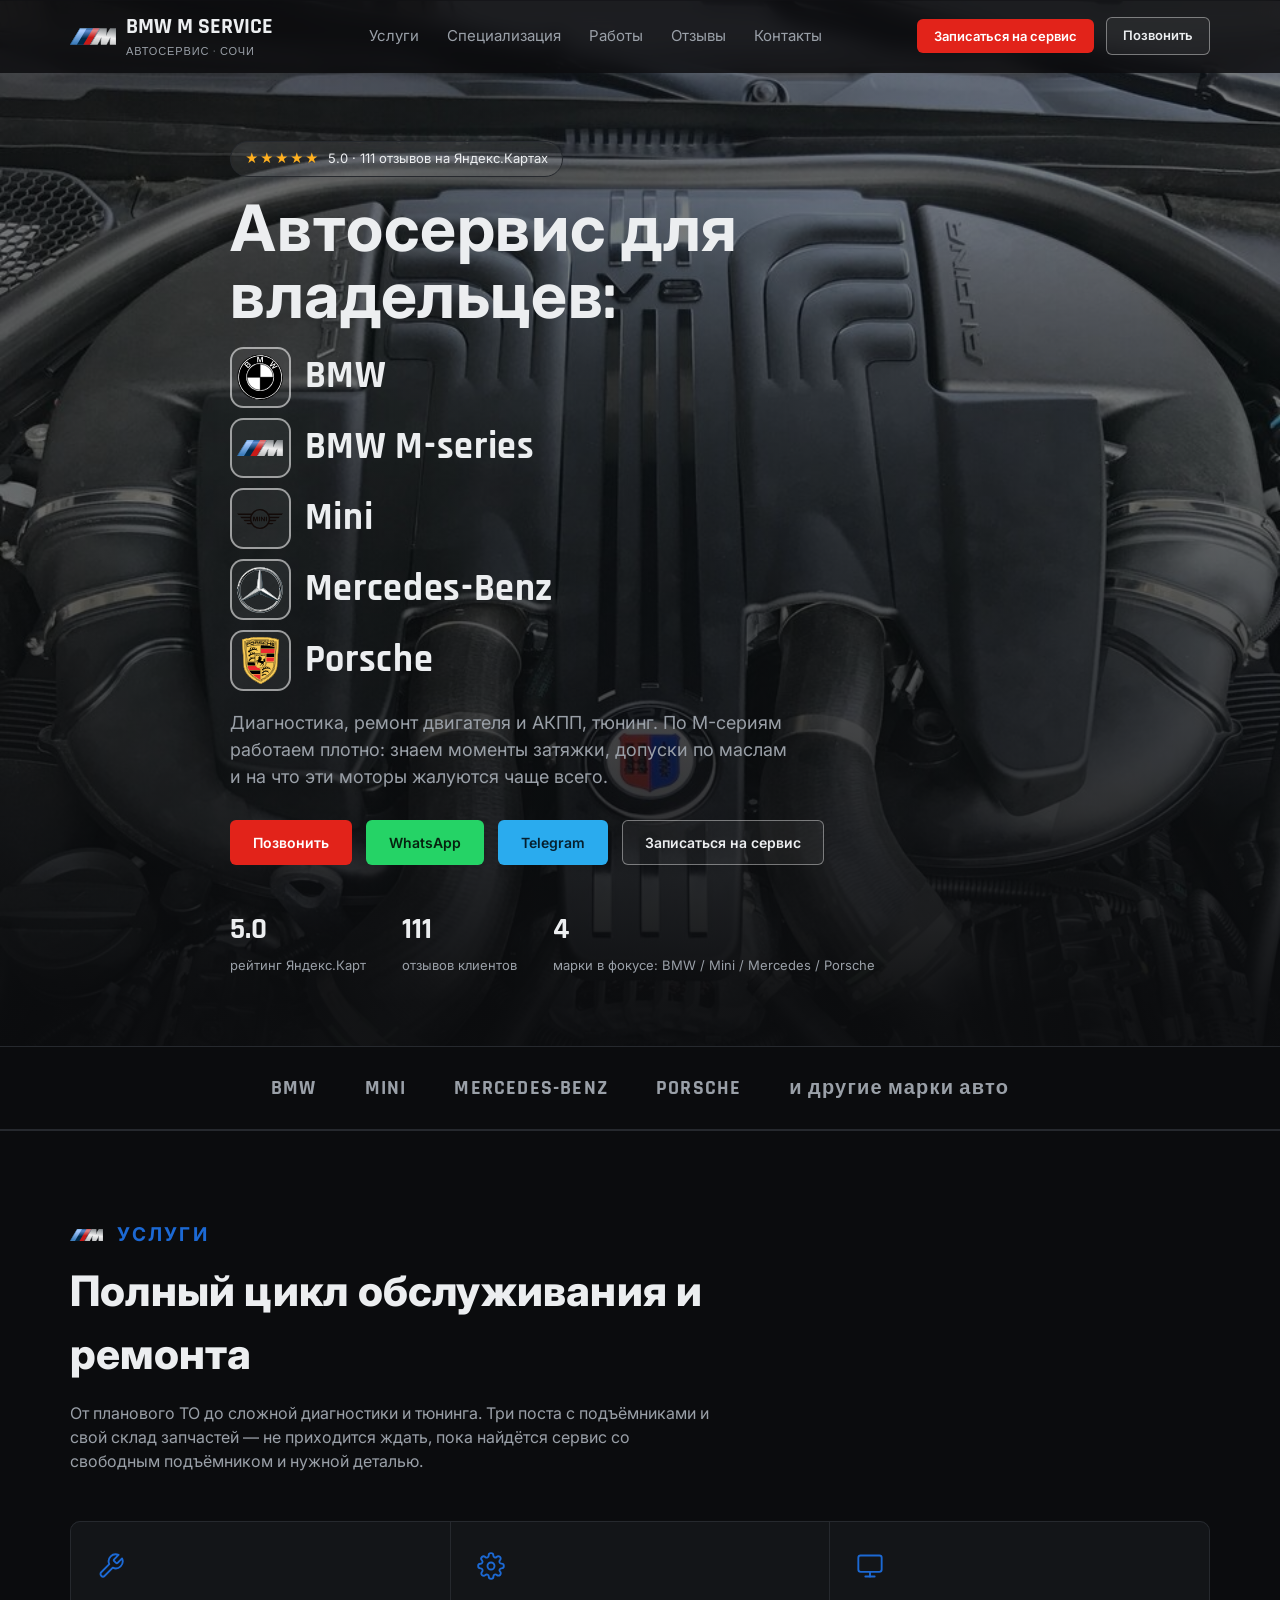
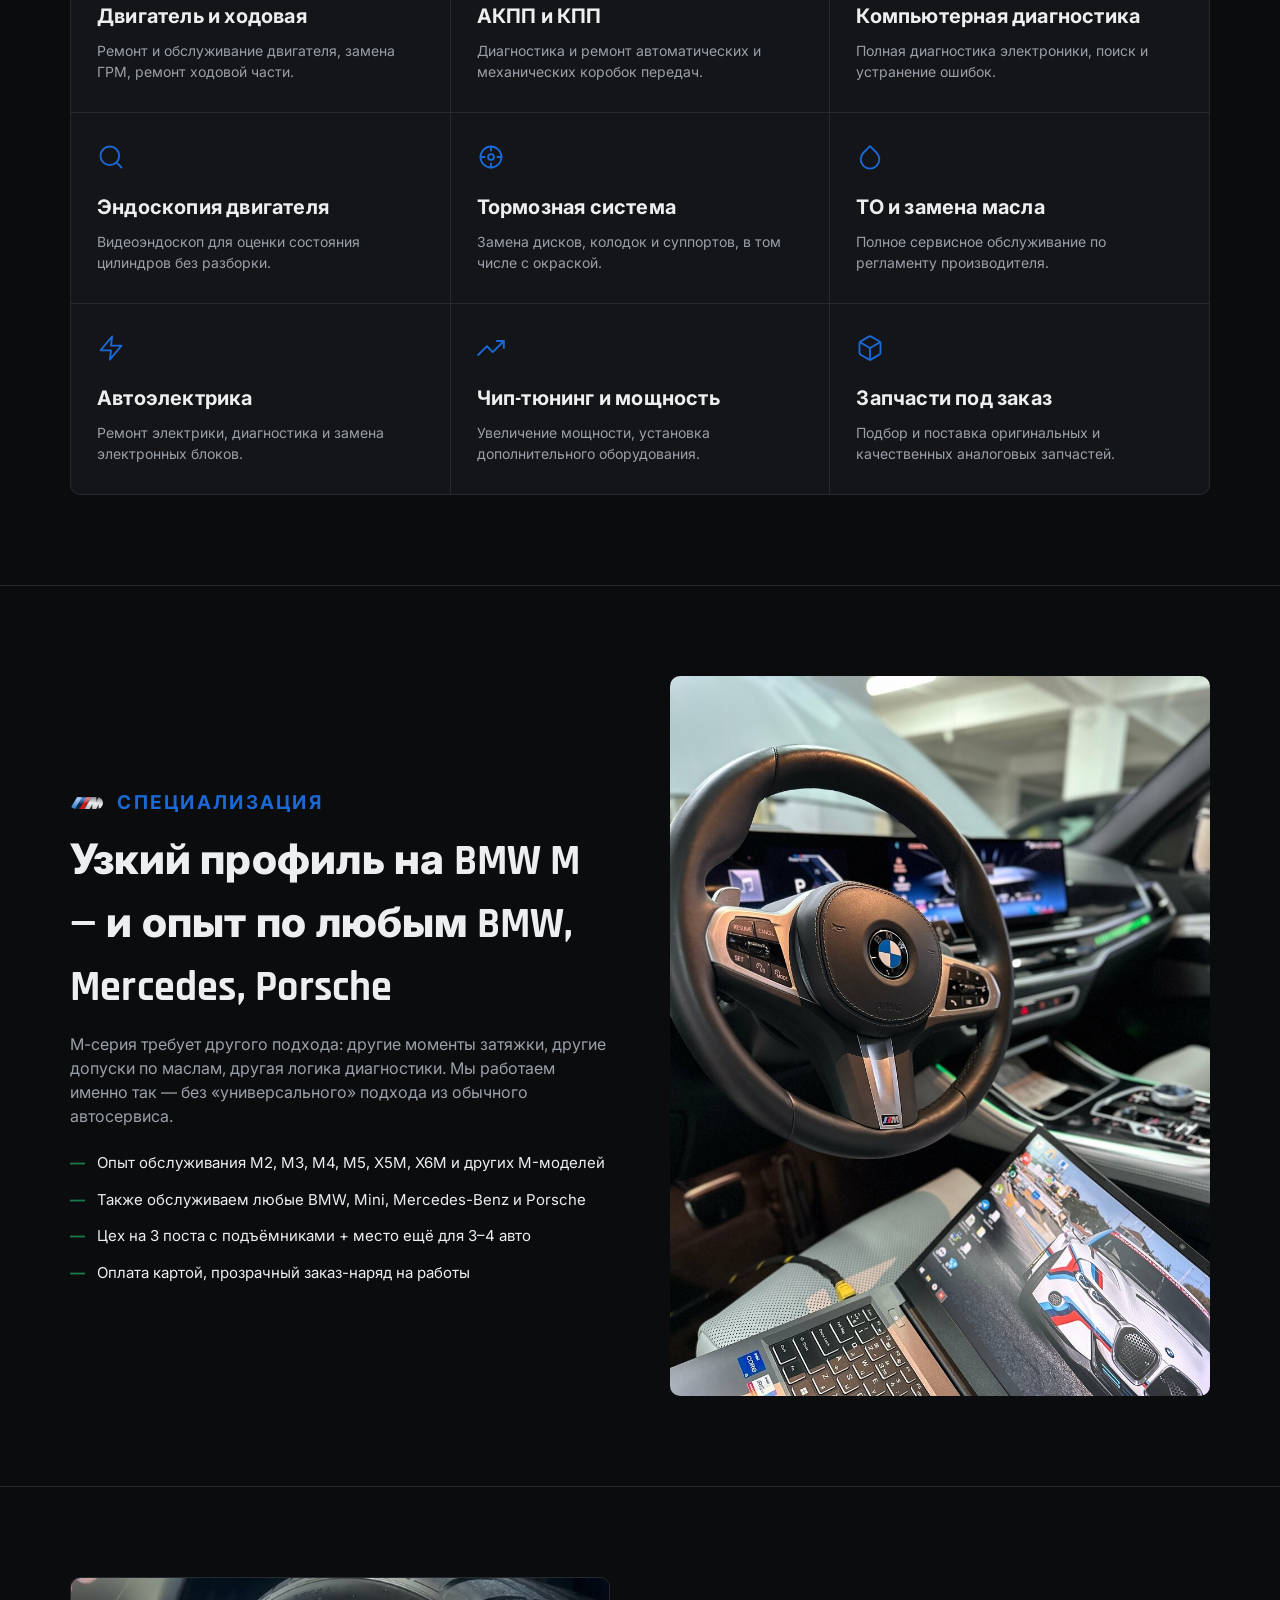
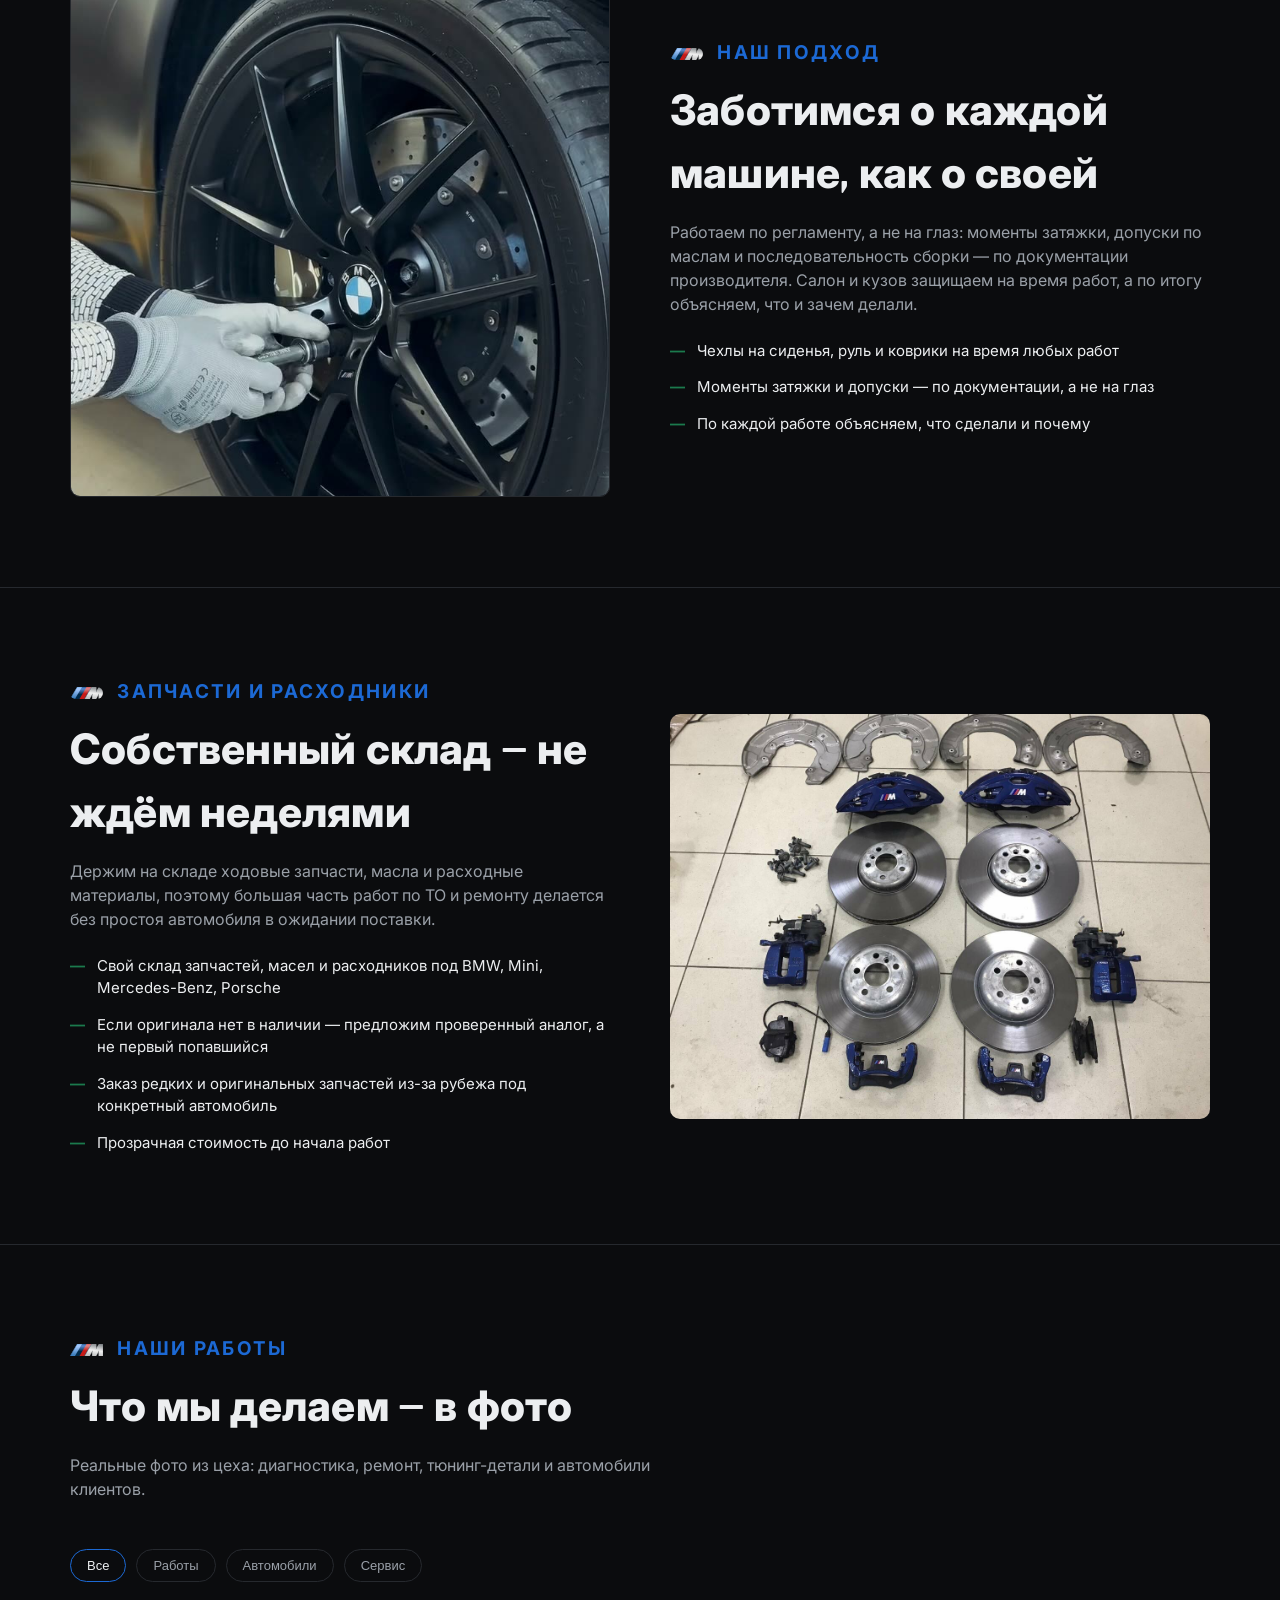
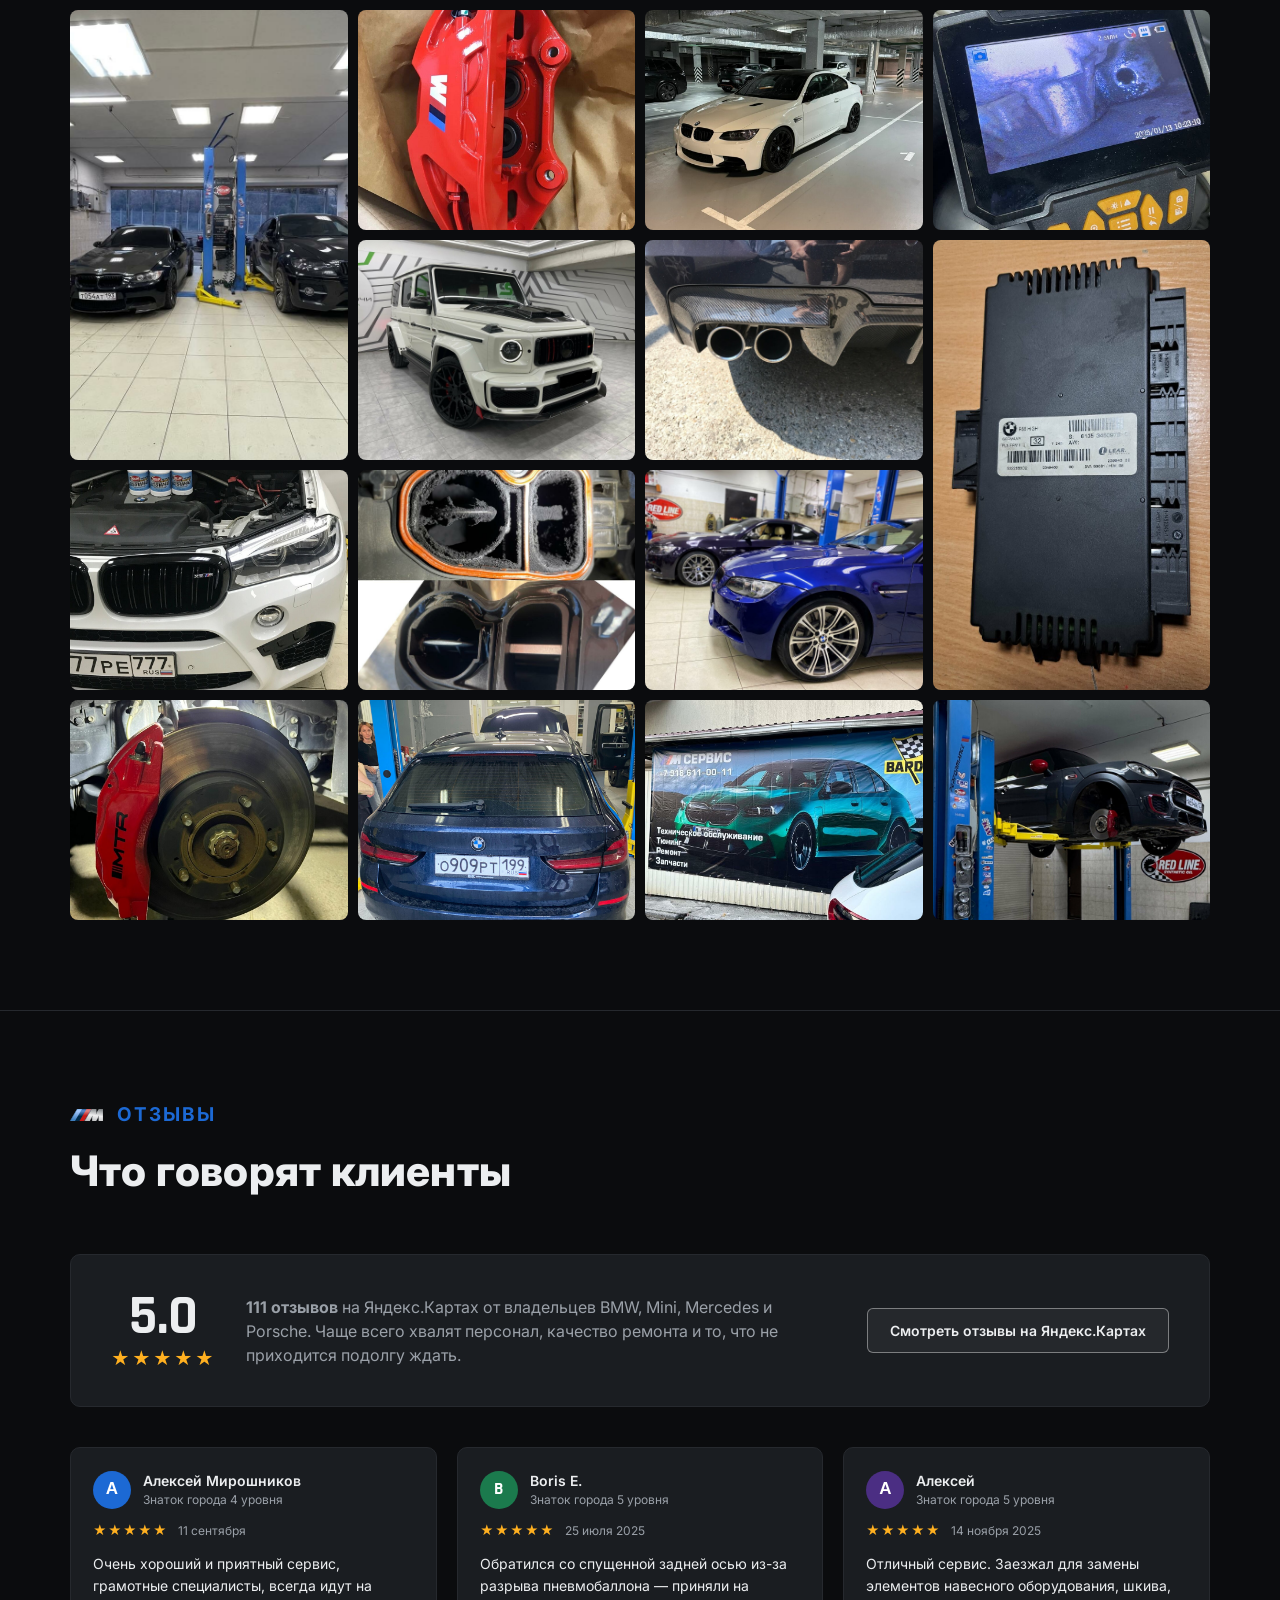
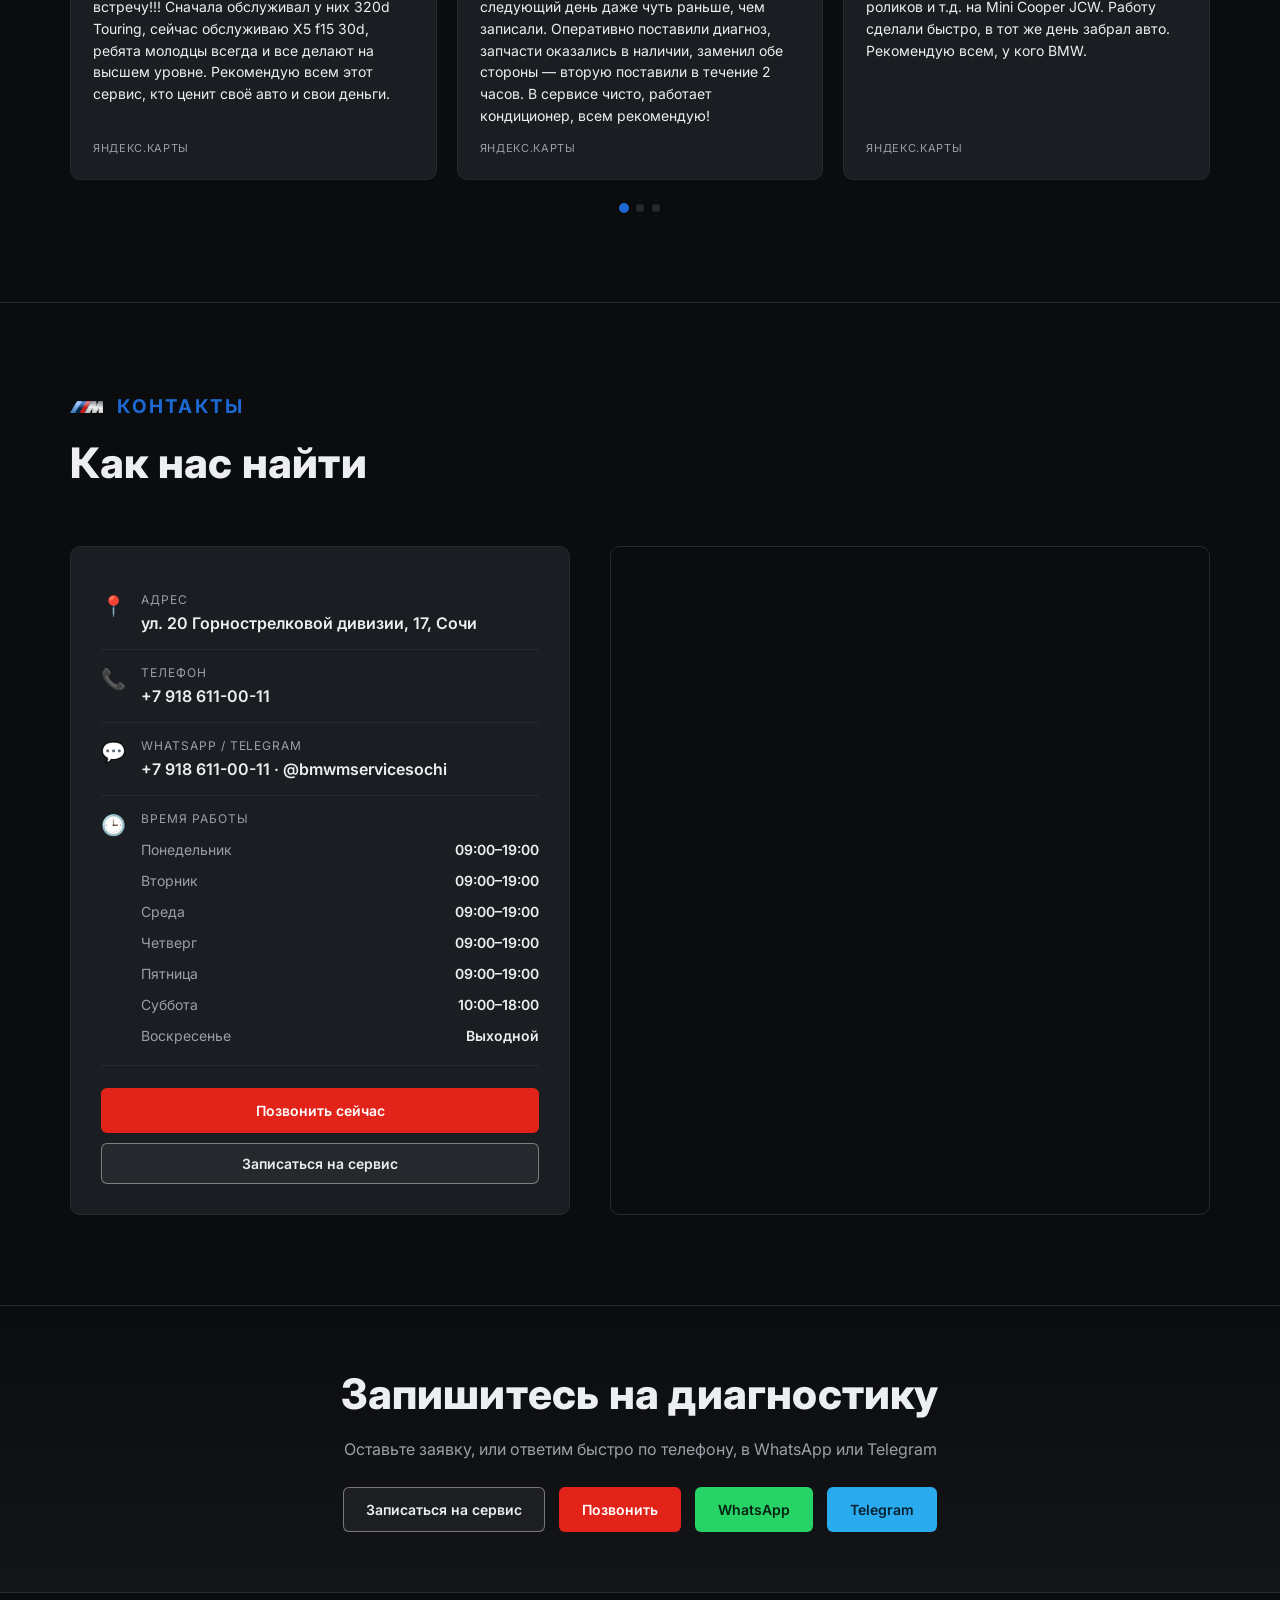
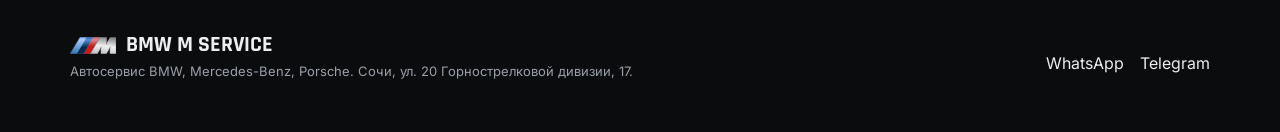
<file: index.html>
<!doctype html>
<html lang="ru">
<head>
<meta charset="UTF-8">
<meta name="viewport" content="width=device-width, initial-scale=1">
<title>BMW M Service — автосервис BMW, Mercedes, Porsche в Сочи</title>
<meta name="description" content="BMW M Service — специализированный автосервис в Сочи: диагностика, ремонт двигателя и АКПП, тюнинг и обслуживание BMW (упор на M-серии), Mercedes-Benz, Porsche. Рейтинг 5.0, 111 отзывов на Яндекс.Картах. Ул. 20 Горнострелковой дивизии, 17.">
<meta name="keywords" content="автосервис BMW Сочи, ремонт БМВ Сочи, СТО BMW Сочи, диагностика BMW Сочи, ремонт Mercedes Сочи, BMW M сервис, автотехцентр Сочи">
<link rel="canonical" href="https://mservice-sochi.ru/">

<meta property="og:type" content="business.business">
<meta property="og:title" content="BMW M Service — автосервис BMW, Mercedes, Porsche в Сочи">
<meta property="og:description" content="Диагностика, ремонт и тюнинг BMW (упор на M-серии), Mercedes-Benz, Porsche. Рейтинг 5.0, 111 отзывов. Сочи, ул. 20 Горнострелковой дивизии, 17.">
<meta property="og:image" content="https://mservice-sochi.ru/assets/img/og-cover.jpg">
<meta property="og:image:width" content="1200">
<meta property="og:image:height" content="630">
<meta property="og:url" content="https://mservice-sochi.ru/">
<meta property="og:locale" content="ru_RU">
<meta property="og:site_name" content="BMW M Service">
<meta name="twitter:card" content="summary_large_image">
<meta name="twitter:title" content="BMW M Service — автосервис BMW, Mercedes, Porsche в Сочи">
<meta name="twitter:description" content="Диагностика, ремонт и тюнинг BMW (упор на M-серии), Mercedes-Benz, Porsche. Рейтинг 5.0, 111 отзывов.">
<meta name="twitter:image" content="https://mservice-sochi.ru/assets/img/og-cover.jpg">

<link rel="icon" type="image/svg+xml" href="assets/img/favicon.svg">

<link rel="preconnect" href="https://fonts.googleapis.com">
<link rel="preconnect" href="https://fonts.gstatic.com" crossorigin>
<link href="https://fonts.googleapis.com/css2?family=Inter:wght@400;500;600;700&family=Rajdhani:wght@600;700&display=swap" rel="stylesheet">
<link rel="stylesheet" href="css/style.css">

<script type="application/ld+json">
{
  "@context": "https://schema.org",
  "@type": "AutoRepair",
  "name": "БМВ М сервис",
  "alternateName": "BMW M Service",
  "image": "https://mservice-sochi.ru/assets/img/hero-engine.jpg",
  "telephone": "+79186110011",
  "priceRange": "$$",
  "address": {
    "@type": "PostalAddress",
    "streetAddress": "ул. 20 Горнострелковой дивизии, 17",
    "addressLocality": "Сочи",
    "addressRegion": "Краснодарский край",
    "addressCountry": "RU"
  },
  "geo": {
    "@type": "GeoCoordinates",
    "latitude": 43.568844,
    "longitude": 39.754118
  },
  "url": "https://mservice-sochi.ru/",
  "sameAs": [
    "https://t.me/bmwmservicesochi"
  ],
  "aggregateRating": {
    "@type": "AggregateRating",
    "ratingValue": "5.0",
    "reviewCount": "111"
  },
  "openingHoursSpecification": [
    { "@type": "OpeningHoursSpecification", "dayOfWeek": ["Monday","Tuesday","Wednesday","Thursday","Friday"], "opens": "09:00", "closes": "19:00" },
    { "@type": "OpeningHoursSpecification", "dayOfWeek": "Saturday", "opens": "10:00", "closes": "18:00" }
  ]
}
</script>
</head>
<body>

<header class="site-header" id="siteHeader">
  <div class="container">
    <a href="#top" class="logo">
      <span class="m-stripe"><span></span><span></span><span></span></span>
      <span>BMW M SERVICE<small>АВТОСЕРВИС · СОЧИ</small><small class="logo-rating"><span class="stars">★★★★★</span> 5.0 · 111 отзывов</small></span>
    </a>
    <nav class="nav-links">
      <a href="#services">Услуги</a>
      <a href="#specialization">Специализация</a>
      <a href="#gallery">Работы</a>
      <a href="#reviews">Отзывы</a>
      <a href="#contacts">Контакты</a>
    </nav>
    <div class="header-actions">
      <button type="button" class="btn btn-primary btn-sm header-request js-open-request">Записаться на сервис</button>
      <a href="tel:+79186110011" class="btn btn-outline btn-sm phone-link">Позвонить</a>
      <a href="tel:+79186110011" class="btn btn-primary btn-sm header-call">Позвонить</a>
      <button class="burger" id="burgerBtn" aria-label="Меню">☰</button>
    </div>
  </div>
</header>

<div class="mobile-menu" id="mobileMenu">
  <a href="#services">Услуги</a>
  <a href="#specialization">Специализация</a>
  <a href="#gallery">Работы</a>
  <a href="#reviews">Отзывы</a>
  <a href="#contacts">Контакты</a>
  <a href="tel:+79186110011" class="btn btn-primary">Позвонить: +7 918 611-00-11</a>
</div>

<div id="top"></div>
<section class="hero">
  <div class="hero-bg"></div>
  <div class="container hero-content">
    <div class="hero-badge"><span class="stars">★★★★★</span> 5.0 · 111 отзывов на Яндекс.Картах</div>
    <h1 class="brand-list">
      <span class="lead-line">Автосервис для владельцев:</span>
      <span class="brand-row accent-row">
        <span class="brand-icon"><img src="assets/img/brands/bmw.svg" alt="BMW"></span>
        BMW
      </span>
      <span class="brand-row accent-row">
        <span class="brand-icon"><img src="assets/img/brands/bmw-m.svg" alt="BMW M"></span>
        BMW M-series
      </span>
      <span class="brand-row">
        <span class="brand-icon"><img src="assets/img/brands/mini.svg" alt="Mini"></span>
        Mini
      </span>
      <span class="brand-row">
        <span class="brand-icon"><img src="assets/img/brands/mercedes.svg" alt="Mercedes-Benz"></span>
        Mercedes-Benz
      </span>
      <span class="brand-row">
        <span class="brand-icon"><img src="assets/img/brands/porsche.svg" alt="Porsche"></span>
        Porsche
      </span>
    </h1>
    <p class="lead">Диагностика, ремонт двигателя и АКПП, тюнинг. По M-сериям работаем плотно: знаем моменты затяжки, допуски по маслам и на что эти моторы жалуются чаще всего.</p>
    <div class="hero-actions">
      <a href="tel:+79186110011" class="btn btn-primary">Позвонить</a>
      <a href="https://wa.me/79186110011" class="btn btn-wa" target="_blank" rel="noopener">WhatsApp</a>
      <a href="https://t.me/bmwmservicesochi" class="btn btn-tg" target="_blank" rel="noopener">Telegram</a>
      <button type="button" class="btn btn-outline js-open-request">Записаться на сервис</button>
    </div>
    <div class="hero-stats">
      <div><strong>5.0</strong><span>рейтинг Яндекс.Карт</span></div>
      <div><strong>111</strong><span>отзывов клиентов</span></div>
      <div><strong>4</strong><span>марки в фокусе: BMW / Mini / Mercedes / Porsche</span></div>
    </div>
  </div>
</section>

<div class="brands-strip">
  <div class="container">
    <span>BMW</span>
    <span>MINI</span>
    <span>MERCEDES-BENZ</span>
    <span>PORSCHE</span>
    <span>и другие марки авто</span>
  </div>
</div>

<section id="services">
  <div class="container">
    <div class="section-head">
      <div class="eyebrow-row"><img class="eyebrow-icon" src="assets/img/brands/bmw-m.svg" alt=""><span class="eyebrow">Услуги</span></div>
      <h2>Полный цикл обслуживания и ремонта</h2>
      <p>От планового ТО до сложной диагностики и тюнинга. Три поста с подъёмниками и свой склад запчастей — не приходится ждать, пока найдётся сервис со свободным подъёмником и нужной деталью.</p>
    </div>
    <div class="services-grid">
      <div class="service-card"><span class="icon"><svg viewBox="0 0 24 24" fill="none" stroke="currentColor" stroke-width="1.6" stroke-linecap="round" stroke-linejoin="round"><path d="M14.7 6.3a1 1 0 0 0 0 1.4l1.6 1.6a1 1 0 0 0 1.4 0l3.77-3.77a6 6 0 0 1-7.94 7.94l-6.91 6.91a2.12 2.12 0 0 1-3-3l6.91-6.91a6 6 0 0 1 7.94-7.94z"/></svg></span><h3>Двигатель и ходовая</h3><p>Ремонт и обслуживание двигателя, замена ГРМ, ремонт ходовой части.</p></div>
      <div class="service-card"><span class="icon"><svg viewBox="0 0 24 24" fill="none" stroke="currentColor" stroke-width="1.6" stroke-linecap="round" stroke-linejoin="round"><circle cx="12" cy="12" r="3"/><path d="M19.4 15a1.65 1.65 0 0 0 .33 1.82l.06.06a2 2 0 1 1-2.83 2.83l-.06-.06a1.65 1.65 0 0 0-1.82-.33 1.65 1.65 0 0 0-1 1.51V21a2 2 0 0 1-4 0v-.09A1.65 1.65 0 0 0 9 19.4a1.65 1.65 0 0 0-1.82.33l-.06.06a2 2 0 1 1-2.83-2.83l.06-.06a1.65 1.65 0 0 0 .33-1.82 1.65 1.65 0 0 0-1.51-1H3a2 2 0 0 1 0-4h.09A1.65 1.65 0 0 0 4.6 9a1.65 1.65 0 0 0-.33-1.82l-.06-.06a2 2 0 1 1 2.83-2.83l.06.06a1.65 1.65 0 0 0 1.82.33H9a1.65 1.65 0 0 0 1-1.51V3a2 2 0 0 1 4 0v.09a1.65 1.65 0 0 0 1 1.51 1.65 1.65 0 0 0 1.82-.33l.06-.06a2 2 0 1 1 2.83 2.83l-.06.06a1.65 1.65 0 0 0-.33 1.82V9a1.65 1.65 0 0 0 1.51 1H21a2 2 0 0 1 0 4h-.09a1.65 1.65 0 0 0-1.51 1z"/></svg></span><h3>АКПП и КПП</h3><p>Диагностика и ремонт автоматических и механических коробок передач.</p></div>
      <div class="service-card"><span class="icon"><svg viewBox="0 0 24 24" fill="none" stroke="currentColor" stroke-width="1.6" stroke-linecap="round" stroke-linejoin="round"><rect x="2" y="3" width="20" height="14" rx="2"/><line x1="8" y1="21" x2="16" y2="21"/><line x1="12" y1="17" x2="12" y2="21"/></svg></span><h3>Компьютерная диагностика</h3><p>Полная диагностика электроники, поиск и устранение ошибок.</p></div>
      <div class="service-card"><span class="icon"><svg viewBox="0 0 24 24" fill="none" stroke="currentColor" stroke-width="1.6" stroke-linecap="round" stroke-linejoin="round"><circle cx="11" cy="11" r="8"/><line x1="21" y1="21" x2="16.65" y2="16.65"/></svg></span><h3>Эндоскопия двигателя</h3><p>Видеоэндоскоп для оценки состояния цилиндров без разборки.</p></div>
      <div class="service-card"><span class="icon"><svg viewBox="0 0 24 24" fill="none" stroke="currentColor" stroke-width="1.6" stroke-linecap="round" stroke-linejoin="round"><circle cx="12" cy="12" r="9"/><circle cx="12" cy="12" r="2.5"/><line x1="12" y1="3" x2="12" y2="6.5"/><line x1="12" y1="17.5" x2="12" y2="21"/><line x1="3" y1="12" x2="6.5" y2="12"/><line x1="17.5" y1="12" x2="21" y2="12"/></svg></span><h3>Тормозная система</h3><p>Замена дисков, колодок и суппортов, в том числе с окраской.</p></div>
      <div class="service-card"><span class="icon"><svg viewBox="0 0 24 24" fill="none" stroke="currentColor" stroke-width="1.6" stroke-linecap="round" stroke-linejoin="round"><path d="M12 2.69l5.66 5.66a8 8 0 1 1-11.31 0z"/></svg></span><h3>ТО и замена масла</h3><p>Полное сервисное обслуживание по регламенту производителя.</p></div>
      <div class="service-card"><span class="icon"><svg viewBox="0 0 24 24" fill="none" stroke="currentColor" stroke-width="1.6" stroke-linecap="round" stroke-linejoin="round"><polygon points="13 2 3 14 12 14 11 22 21 10 12 10 13 2"/></svg></span><h3>Автоэлектрика</h3><p>Ремонт электрики, диагностика и замена электронных блоков.</p></div>
      <div class="service-card"><span class="icon"><svg viewBox="0 0 24 24" fill="none" stroke="currentColor" stroke-width="1.6" stroke-linecap="round" stroke-linejoin="round"><polyline points="23 6 13.5 15.5 8.5 10.5 1 18"/><polyline points="17 6 23 6 23 12"/></svg></span><h3>Чип-тюнинг и мощность</h3><p>Увеличение мощности, установка дополнительного оборудования.</p></div>
      <div class="service-card"><span class="icon"><svg viewBox="0 0 24 24" fill="none" stroke="currentColor" stroke-width="1.6" stroke-linecap="round" stroke-linejoin="round"><path d="M21 16V8a2 2 0 0 0-1-1.73l-7-4a2 2 0 0 0-2 0l-7 4A2 2 0 0 0 3 8v8a2 2 0 0 0 1 1.73l7 4a2 2 0 0 0 2 0l7-4A2 2 0 0 0 21 16z"/><polyline points="3.27 6.96 12 12.01 20.73 6.96"/><line x1="12" y1="22.08" x2="12" y2="12"/></svg></span><h3>Запчасти под заказ</h3><p>Подбор и поставка оригинальных и качественных аналоговых запчастей.</p></div>
    </div>
  </div>
</section>

<section id="specialization">
  <div class="container">
    <div class="split">
      <div>
        <div class="eyebrow-row"><img class="eyebrow-icon" src="assets/img/brands/bmw-m.svg" alt=""><span class="eyebrow">Специализация</span></div>
        <h2>Узкий профиль на BMW M — и опыт по любым BMW, Mercedes, Porsche</h2>
        <p>М-серия требует другого подхода: другие моменты затяжки, другие допуски по маслам, другая логика диагностики. Мы работаем именно так — без «универсального» подхода из обычного автосервиса.</p>
        <ul class="feature-list">
          <li>Опыт обслуживания M2, M3, M4, M5, X5M, X6M и других M-моделей</li>
          <li>Также обслуживаем любые BMW, Mini, Mercedes-Benz и Porsche</li>
          <li>Цех на 3 поста с подъёмниками + место ещё для 3–4 авто</li>
          <li>Оплата картой, прозрачный заказ-наряд на работы</li>
        </ul>
      </div>
      <img src="assets/img/work-wheel.jpg" alt="Руль BMW M на диагностике в сервисе БМВ М сервис Сочи">
    </div>
  </div>
</section>

<section id="care">
  <div class="container">
    <div class="split split-img-left">
      <div>
        <div class="eyebrow-row"><img class="eyebrow-icon" src="assets/img/brands/bmw-m.svg" alt=""><span class="eyebrow">Наш подход</span></div>
        <h2>Заботимся о каждой машине, как о своей</h2>
        <p>Работаем по регламенту, а не на глаз: моменты затяжки, допуски по маслам и последовательность сборки — по документации производителя. Салон и кузов защищаем на время работ, а по итогу объясняем, что и зачем делали.</p>
        <ul class="feature-list">
          <li>Чехлы на сиденья, руль и коврики на время любых работ</li>
          <li>Моменты затяжки и допуски — по документации, а не на глаз</li>
          <li>По каждой работе объясняем, что сделали и почему</li>
        </ul>
      </div>
      <video class="care-video" src="assets/video/care.mp4" poster="assets/img/care-poster.jpg" autoplay muted loop playsinline></video>
    </div>
  </div>
</section>

<section id="parts">
  <div class="container">
    <div class="split">
      <div>
        <div class="eyebrow-row"><img class="eyebrow-icon" src="assets/img/brands/bmw-m.svg" alt=""><span class="eyebrow">Запчасти и расходники</span></div>
        <h2>Собственный склад — не ждём неделями</h2>
        <p>Держим на складе ходовые запчасти, масла и расходные материалы, поэтому большая часть работ по ТО и ремонту делается без простоя автомобиля в ожидании поставки.</p>
        <ul class="feature-list">
          <li>Свой склад запчастей, масел и расходников под BMW, Mini, Mercedes-Benz, Porsche</li>
          <li>Если оригинала нет в наличии — предложим проверенный аналог, а не первый попавшийся</li>
          <li>Заказ редких и оригинальных запчастей из-за рубежа под конкретный автомобиль</li>
          <li>Прозрачная стоимость до начала работ</li>
        </ul>
      </div>
      <img src="assets/img/parts-stock.jpg" alt="Собственный склад запчастей, суппортов и дисков БМВ М сервис Сочи">
    </div>
  </div>
</section>

<section id="gallery">
  <div class="container">
    <div class="section-head">
      <div class="eyebrow-row"><img class="eyebrow-icon" src="assets/img/brands/bmw-m.svg" alt=""><span class="eyebrow">Наши работы</span></div>
      <h2>Что мы делаем — в фото</h2>
      <p>Реальные фото из цеха: диагностика, ремонт, тюнинг-детали и автомобили клиентов.</p>
    </div>
    <div class="gallery-tabs">
      <button class="active" data-filter="all">Все</button>
      <button data-filter="work">Работы</button>
      <button data-filter="car">Автомобили</button>
      <button data-filter="loc">Сервис</button>
    </div>
    <div class="gallery-grid" id="galleryGrid">
      <figure class="tall" data-cat="loc"><img src="assets/img/hero-bay.jpg" alt="Цех автосервиса БМВ М сервис с подъёмниками, Сочи"></figure>
      <figure data-cat="work"><img src="assets/img/work-caliper-red.jpg" alt="Покрашенный тормозной суппорт M на BMW"></figure>
      <figure data-cat="car"><img src="assets/img/car-m3.jpg" alt="BMW M3 после обслуживания в сервисе Сочи"></figure>
      <figure data-cat="work"><img src="assets/img/work-endoscope.jpg" alt="Эндоскопия двигателя BMW, диагностика цилиндров"></figure>
      <figure data-cat="car"><img src="assets/img/car-g63-white.jpg" alt="Mercedes-Benz G63 AMG на обслуживании"></figure>
      <figure data-cat="work"><img src="assets/img/work-diffuser.jpg" alt="Карбоновый диффузор с выхлопной системой BMW"></figure>
      <figure class="tall" data-cat="work"><img src="assets/img/work-ecu.jpg" alt="Блок управления ЭБУ BMW на диагностике"></figure>
      <figure data-cat="car"><img src="assets/img/car-x5m.jpg" alt="BMW X5M / X6M в автосервисе Сочи"></figure>
      <figure data-cat="work"><img src="assets/img/work-intake.jpg" alt="Чистка впускного коллектора от нагара, до и после"></figure>
      <figure data-cat="car"><img src="assets/img/car-3series.jpg" alt="BMW 3-series после тюнинга"></figure>
      <figure data-cat="work"><img src="assets/img/work-caliper-disc.jpg" alt="Тормозной диск и суппорт BMW крупным планом"></figure>
      <figure data-cat="car"><img src="assets/img/car-touring.jpg" alt="BMW Touring на подъёмнике в сервисе"></figure>
      <figure data-cat="loc"><img src="assets/img/loc-signage.jpg" alt="Вывеска автосервиса БМВ М сервис в Сочи"></figure>
      <figure data-cat="loc"><img src="assets/img/loc-bay.jpg" alt="Чистый бокс автосервиса с подъёмниками"></figure>
    </div>
  </div>
</section>

<section id="reviews">
  <div class="container">
    <div class="section-head">
      <div class="eyebrow-row"><img class="eyebrow-icon" src="assets/img/brands/bmw-m.svg" alt=""><span class="eyebrow">Отзывы</span></div>
      <h2>Что говорят клиенты</h2>
    </div>
    <div class="reviews-banner">
      <div class="reviews-score">
        <strong>5.0</strong>
        <div class="stars">★★★★★</div>
      </div>
      <div class="rb-text">
        <p><strong>111 отзывов</strong> на Яндекс.Картах от владельцев BMW, Mini, Mercedes и Porsche. Чаще всего хвалят персонал, качество ремонта и то, что не приходится подолгу ждать.</p>
      </div>
      <a href="https://yandex.ru/maps/239/sochi/?ll=39.754223%2C43.569083&mode=poi&poi%5Bpoint%5D=39.754118%2C43.568844&poi%5Buri%5D=ymapsbm1%3A%2F%2Forg%3Foid%3D9945798683&z=20" target="_blank" rel="noopener" class="btn btn-outline">Смотреть отзывы на Яндекс.Картах</a>
    </div>

    <div class="review-carousel" id="reviewCarousel">
      <div class="review-slides">
        <div class="review-page active">
          <article class="review-card">
            <div class="review-head">
              <div class="review-avatar" style="background:var(--accent-blue)">А</div>
              <div><div class="review-name">Алексей Мирошников</div><div class="review-level">Знаток города 4 уровня</div></div>
            </div>
            <div class="review-meta"><span class="review-stars">★★★★★</span><span class="review-date">11 сентября</span></div>
            <p class="review-text">Очень хороший и приятный сервис, грамотные специалисты, всегда идут на встречу!!! Сначала обслуживал у них 320d Touring, сейчас обслуживаю X5 f15 30d, ребята молодцы всегда и все делают на высшем уровне. Рекомендую всем этот сервис, кто ценит своё авто и свои деньги.</p>
            <div class="review-source">Яндекс.Карты</div>
          </article>
          <article class="review-card">
            <div class="review-head">
              <div class="review-avatar" style="background:var(--accent-green)">B</div>
              <div><div class="review-name">Boris E.</div><div class="review-level">Знаток города 5 уровня</div></div>
            </div>
            <div class="review-meta"><span class="review-stars">★★★★★</span><span class="review-date">25 июля 2025</span></div>
            <p class="review-text">Обратился со спущенной задней осью из-за разрыва пневмобаллона — приняли на следующий день даже чуть раньше, чем записали. Оперативно поставили диагноз, запчасти оказались в наличии, заменил обе стороны — вторую поставили в течение 2 часов. В сервисе чисто, работает кондиционер, всем рекомендую!</p>
            <div class="review-source">Яндекс.Карты</div>
          </article>
          <article class="review-card">
            <div class="review-head">
              <div class="review-avatar" style="background:var(--m-purple)">А</div>
              <div><div class="review-name">Алексей</div><div class="review-level">Знаток города 5 уровня</div></div>
            </div>
            <div class="review-meta"><span class="review-stars">★★★★★</span><span class="review-date">14 ноября 2025</span></div>
            <p class="review-text">Отличный сервис. Заезжал для замены элементов навесного оборудования, шкива, роликов и т.д. на Mini Cooper JCW. Работу сделали быстро, в тот же день забрал авто. Рекомендую всем, у кого BMW.</p>
            <div class="review-source">Яндекс.Карты</div>
          </article>
        </div>
        <div class="review-page">
          <article class="review-card">
            <div class="review-head">
              <div class="review-avatar" style="background:var(--accent)">А</div>
              <div><div class="review-name">Александр Смольянников</div><div class="review-level">Знаток города 2 уровня</div></div>
            </div>
            <div class="review-meta"><span class="review-stars">★★★★★</span><span class="review-date">24 мая 2025</span></div>
            <p class="review-text">Самый профессиональный сервис нашего города по обслуживанию BMW. Удобное месторасположение. Грамотные специалисты. Возможность заказать любые запчасти и даже тюнинг!!!</p>
            <div class="review-source">Яндекс.Карты</div>
          </article>
          <article class="review-card">
            <div class="review-head">
              <div class="review-avatar" style="background:var(--accent-blue)">Е</div>
              <div><div class="review-name">Егор М.</div><div class="review-level">Знаток города 4 уровня</div></div>
            </div>
            <div class="review-meta"><span class="review-stars">★★★★★</span><span class="review-date">7 марта 2024</span></div>
            <p class="review-text">Машина в один день превратилась в недвижимость, да ещё и стояла так, что эвакуатором не достать. Позвонил в сервис — ребята прислали электрика, за час нашли проблему, сделали времянку, чтобы доехать до сервиса. Там уже всё исправили и собрали как надо. На следующее утро машина была готова! Большое спасибо вам!</p>
            <div class="review-source">Яндекс.Карты</div>
          </article>
          <article class="review-card">
            <div class="review-head">
              <div class="review-avatar" style="background:var(--accent-green)">В</div>
              <div><div class="review-name">Влад Миров</div><div class="review-level">Знаток города 19 уровня</div></div>
            </div>
            <div class="review-meta"><span class="review-stars">★★★★★</span><span class="review-date">28 октября 2021</span></div>
            <p class="review-text">Наверное, лучший сервис в Сочи по обслуживанию авто премиум класса. Персонал профессиональный, слаженная дружная команда. Цены ниже официалов. Иногда тяжело записаться, но всегда идут навстречу…</p>
            <div class="review-source">Яндекс.Карты</div>
          </article>
        </div>
        <div class="review-page">
          <article class="review-card">
            <div class="review-head">
              <div class="review-avatar" style="background:var(--m-purple)">И</div>
              <div><div class="review-name">Инкогнито 8376</div><div class="review-level">Знаток города 4 уровня</div></div>
            </div>
            <div class="review-meta"><span class="review-stars">★★★★★</span><span class="review-date">26 октября 2024</span></div>
            <p class="review-text">Отличный сервис, профессионализм и мастерство. Предварительно общался в WhatsApp, внимательно отнеслись к моей просьбе — в короткие сроки нашли нужный блок по электрике для Mini Cooper. Внёс предоплату (часть), через неделю приехал на установку — прописали, всё работает. Большое спасибо!</p>
            <div class="review-source">Яндекс.Карты</div>
          </article>
          <article class="review-card">
            <div class="review-head">
              <div class="review-avatar" style="background:var(--accent-blue)">Н</div>
              <div><div class="review-name">Никита Малена</div><div class="review-level">Знаток города 3 уровня</div></div>
            </div>
            <div class="review-meta"><span class="review-stars">★★★★★</span><span class="review-date">29 ноября 2024</span></div>
            <p class="review-text">Все машины делаю в этом сервисе — всегда чисто, красиво, механики на высшем уровне, никаких вопросов не бывает. Делают всё отлично и быстро, всегда угостят кофе и поддержат дружескую беседу. Рекомендую!</p>
            <div class="review-source">Яндекс.Карты</div>
          </article>
          <article class="review-card">
            <div class="review-head">
              <div class="review-avatar" style="background:var(--accent-green)">Е</div>
              <div><div class="review-name">Екатерина Жаринова</div><div class="review-level">Знаток города 9 уровня</div></div>
            </div>
            <div class="review-meta"><span class="review-stars">★★★★★</span><span class="review-date">9 февраля 2025</span></div>
            <p class="review-text">Отличный автосервис, всегда всё чётко по качеству и прозрачно по срокам. Добросовестные ребята — как себе делают, лишнего никогда не порекомендуют.</p>
            <div class="review-source">Яндекс.Карты</div>
          </article>
        </div>
      </div>
      <div class="review-dots" id="reviewDots"></div>
    </div>
  </div>
</section>

<section id="contacts">
  <div class="container">
    <div class="section-head">
      <div class="eyebrow-row"><img class="eyebrow-icon" src="assets/img/brands/bmw-m.svg" alt=""><span class="eyebrow">Контакты</span></div>
      <h2>Как нас найти</h2>
    </div>
    <div class="contacts-grid">
      <div class="contact-card">
        <div class="contact-row">
          <span class="ic">📍</span>
          <div><div class="lbl">Адрес</div><div class="val"><a id="addressLink" href="https://yandex.ru/maps/239/sochi/?ll=39.754223%2C43.569083&mode=poi&poi%5Bpoint%5D=39.754118%2C43.568844&poi%5Buri%5D=ymapsbm1%3A%2F%2Forg%3Foid%3D9945798683&z=20" target="_blank" rel="noopener">ул. 20 Горнострелковой дивизии, 17, Сочи</a></div></div>
        </div>
        <div class="contact-row">
          <span class="ic">📞</span>
          <div><div class="lbl">Телефон</div><div class="val"><a href="tel:+79186110011">+7 918 611-00-11</a></div></div>
        </div>
        <div class="contact-row">
          <span class="ic">💬</span>
          <div><div class="lbl">WhatsApp / Telegram</div><div class="val"><a href="https://wa.me/79186110011" target="_blank" rel="noopener">+7 918 611-00-11</a> · <a href="https://t.me/bmwmservicesochi" target="_blank" rel="noopener">@bmwmservicesochi</a></div></div>
        </div>
        <div class="contact-row">
          <span class="ic">🕒</span>
          <div style="width:100%">
            <div class="lbl">Время работы</div>
            <table class="hours-table">
              <tr><td>Понедельник</td><td>09:00–19:00</td></tr>
              <tr><td>Вторник</td><td>09:00–19:00</td></tr>
              <tr><td>Среда</td><td>09:00–19:00</td></tr>
              <tr><td>Четверг</td><td>09:00–19:00</td></tr>
              <tr><td>Пятница</td><td>09:00–19:00</td></tr>
              <tr><td>Суббота</td><td>10:00–18:00</td></tr>
              <tr><td>Воскресенье</td><td>Выходной</td></tr>
            </table>
          </div>
        </div>
        <a href="tel:+79186110011" class="btn btn-primary" style="width:100%;margin-top:22px;">Позвонить сейчас</a>
        <button type="button" class="btn btn-outline js-open-request" style="width:100%;margin-top:10px;">Записаться на сервис</button>
      </div>
      <div class="map-wrap">
        <iframe src="https://yandex.ru/map-widget/v1/?ll=39.754118%2C43.568844&z=17&pt=39.754118,43.568844,pm2rdl" allowfullscreen title="БМВ М сервис на карте Сочи"></iframe>
      </div>
    </div>
  </div>
</section>

<div class="cta-band">
  <div class="container">
    <h2>Запишитесь на диагностику</h2>
    <p>Оставьте заявку, или ответим быстро по телефону, в WhatsApp или Telegram</p>
    <div class="btn-row">
      <button type="button" class="btn btn-outline js-open-request">Записаться на сервис</button>
      <a href="tel:+79186110011" class="btn btn-primary">Позвонить</a>
      <a href="https://wa.me/79186110011" class="btn btn-wa" target="_blank" rel="noopener">WhatsApp</a>
      <a href="https://t.me/bmwmservicesochi" class="btn btn-tg" target="_blank" rel="noopener">Telegram</a>
    </div>
  </div>
</div>

<footer>
  <div class="container footer-row">
    <div>
      <div class="logo"><span class="m-stripe"><span></span><span></span><span></span></span><span>BMW M SERVICE</span></div>
      <p class="fine">Автосервис BMW, Mercedes-Benz, Porsche. Сочи, ул. 20 Горнострелковой дивизии, 17.</p>
    </div>
    <div class="footer-socials">
      <a href="https://wa.me/79186110011" target="_blank" rel="noopener">WhatsApp</a>
      <a href="https://t.me/bmwmservicesochi" target="_blank" rel="noopener">Telegram</a>
    </div>
  </div>
</footer>

<div class="modal-overlay" id="requestModal" hidden>
  <div class="modal-box">
    <button type="button" class="modal-close" id="modalClose" aria-label="Закрыть">✕</button>
    <form id="requestForm">
      <h3>Записаться на сервис</h3>
      <p class="modal-sub">Оставьте контакты — свяжемся в удобном для вас мессенджере.</p>
      <label class="field">
        <span>Имя</span>
        <input type="text" name="name" required placeholder="Как к вам обращаться">
      </label>
      <label class="field">
        <span>Телефон</span>
        <input type="tel" name="phone" required placeholder="+7 900 000-00-00">
      </label>
      <label class="field">
        <span>Что нужно сделать (необязательно)</span>
        <input type="text" name="comment" placeholder="Например: диагностика, замена масла">
      </label>
      <div class="field-radio-row">
        <span>Куда ответить</span>
        <div class="radio-group">
          <label><input type="radio" name="channel" value="whatsapp" checked> WhatsApp</label>
          <label><input type="radio" name="channel" value="telegram"> Telegram</label>
          <label><input type="radio" name="channel" value="call"> Позвонить</label>
        </div>
      </div>
      <label class="consent-row">
        <input type="checkbox" name="consent" checked>
        <span>Согласен(а) с <a href="privacy-policy.html" target="_blank" rel="noopener">политикой обработки персональных данных</a></span>
      </label>
      <button type="submit" class="btn btn-primary" style="width:100%">Отправить заявку</button>
    </form>
    <div class="modal-thanks" id="modalThanks" hidden>
      <h3>Заявка сформирована</h3>
      <p>Сейчас откроется выбранный мессенджер — останется нажать «отправить».</p>
      <button type="button" class="btn btn-outline" id="modalAltSend" style="width:100%">Продублировать в другой мессенджер</button>
    </div>
  </div>
</div>

<script src="js/main.js"></script>
</body>
</html>
</file>
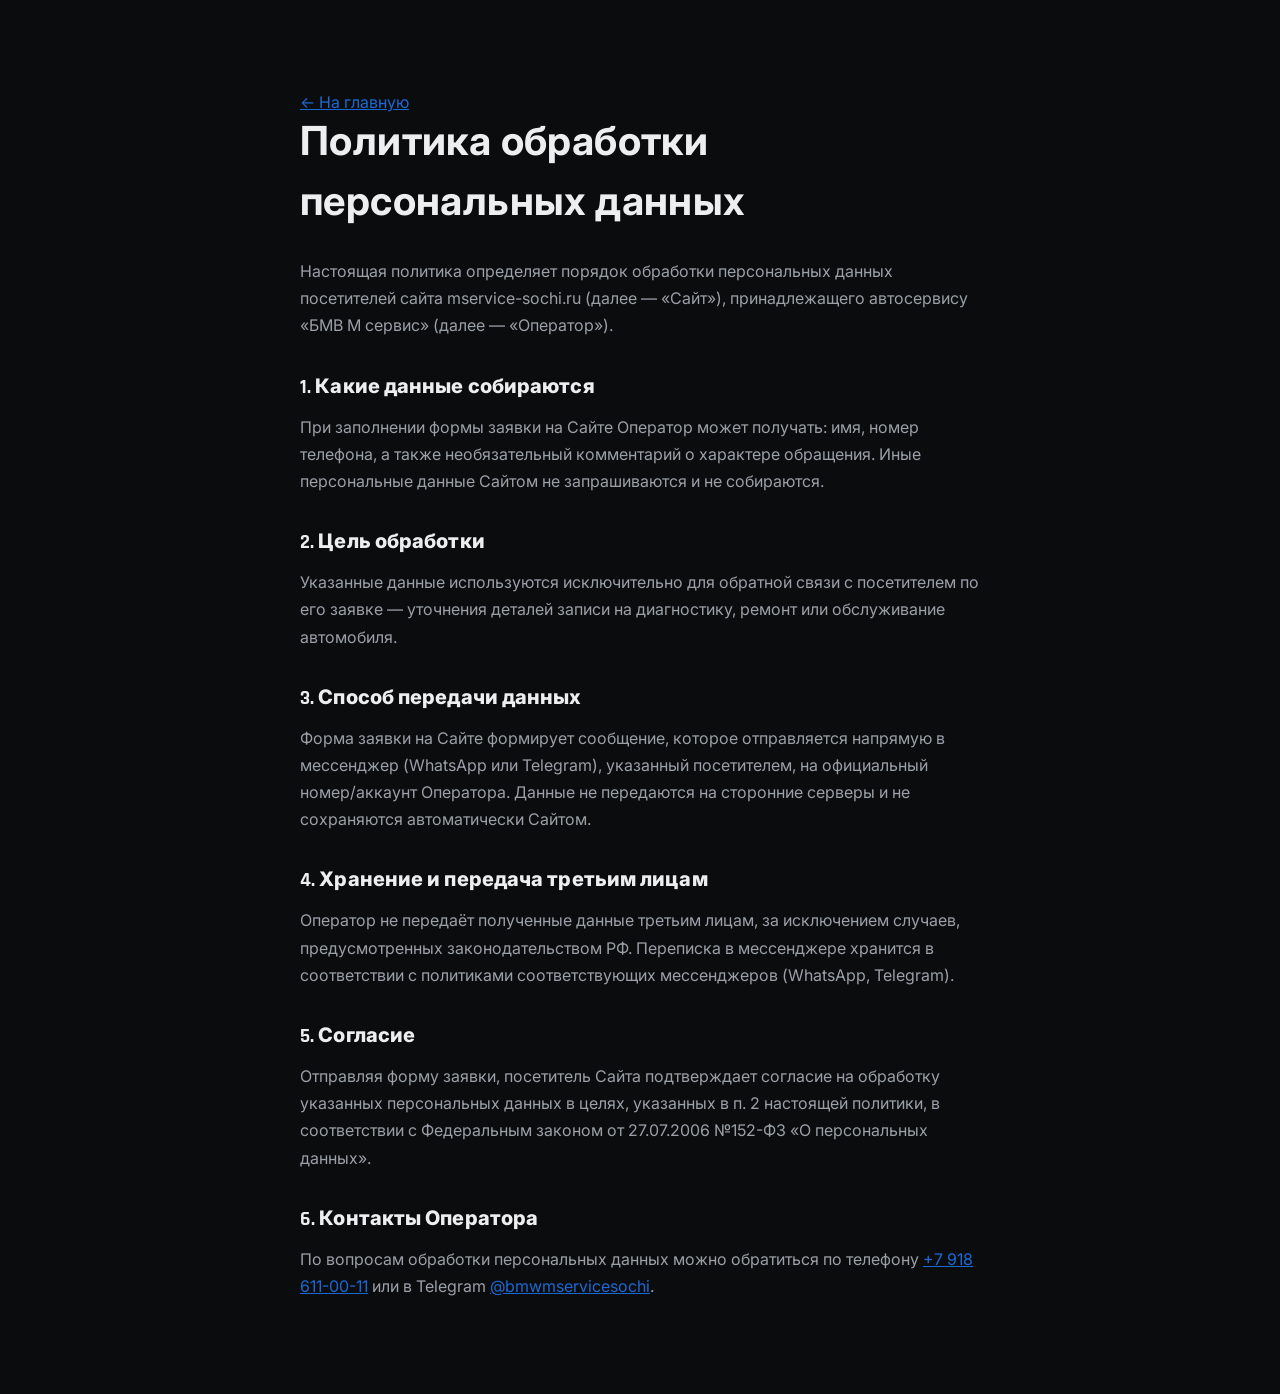
<file: privacy-policy.html>
<!doctype html>
<html lang="ru">
<head>
<meta charset="UTF-8">
<meta name="viewport" content="width=device-width, initial-scale=1">
<title>Политика обработки персональных данных — BMW M Service</title>
<meta name="robots" content="noindex">
<link rel="icon" type="image/svg+xml" href="assets/img/favicon.svg">
<link href="https://fonts.googleapis.com/css2?family=Inter:wght@400;500;600;700&family=Rajdhani:wght@600;700&display=swap" rel="stylesheet">
<link rel="stylesheet" href="css/style.css">
<style>
  .policy { max-width: 720px; margin: 0 auto; padding: 90px 20px 80px; }
  .policy h1 { font-size: clamp(28px, 4vw, 40px); margin-bottom: 24px; }
  .policy h2 { font-size: 20px; margin-top: 32px; }
  .policy p, .policy li { color: var(--text-dim); line-height: 1.7; }
  .policy ul { padding-left: 20px; }
  .policy a { color: var(--accent-blue); text-decoration: underline; }
</style>
</head>
<body>
<div class="policy">
  <a href="index.html">← На главную</a>
  <h1>Политика обработки персональных данных</h1>
  <p>Настоящая политика определяет порядок обработки персональных данных посетителей сайта mservice-sochi.ru (далее — «Сайт»), принадлежащего автосервису «БМВ М сервис» (далее — «Оператор»).</p>

  <h2>1. Какие данные собираются</h2>
  <p>При заполнении формы заявки на Сайте Оператор может получать: имя, номер телефона, а также необязательный комментарий о характере обращения. Иные персональные данные Сайтом не запрашиваются и не собираются.</p>

  <h2>2. Цель обработки</h2>
  <p>Указанные данные используются исключительно для обратной связи с посетителем по его заявке — уточнения деталей записи на диагностику, ремонт или обслуживание автомобиля.</p>

  <h2>3. Способ передачи данных</h2>
  <p>Форма заявки на Сайте формирует сообщение, которое отправляется напрямую в мессенджер (WhatsApp или Telegram), указанный посетителем, на официальный номер/аккаунт Оператора. Данные не передаются на сторонние серверы и не сохраняются автоматически Сайтом.</p>

  <h2>4. Хранение и передача третьим лицам</h2>
  <p>Оператор не передаёт полученные данные третьим лицам, за исключением случаев, предусмотренных законодательством РФ. Переписка в мессенджере хранится в соответствии с политиками соответствующих мессенджеров (WhatsApp, Telegram).</p>

  <h2>5. Согласие</h2>
  <p>Отправляя форму заявки, посетитель Сайта подтверждает согласие на обработку указанных персональных данных в целях, указанных в п. 2 настоящей политики, в соответствии с Федеральным законом от 27.07.2006 №152-ФЗ «О персональных данных».</p>

  <h2>6. Контакты Оператора</h2>
  <p>По вопросам обработки персональных данных можно обратиться по телефону <a href="tel:+79186110011">+7 918 611-00-11</a> или в Telegram <a href="https://t.me/bmwmservicesochi" target="_blank" rel="noopener">@bmwmservicesochi</a>.</p>
</div>
</body>
</html>
</file>
<file: css/style.css>
:root {
  --bg: #0b0c0e;
  --bg-alt: #131518;
  --card: #1a1d21;
  --border: #26292e;
  --text: #eceef0;
  --text-dim: #9aa0a8;
  --accent: #e2231a;
  --accent-blue: #1c69d4;
  --accent-green: #1b7a4d;
  --m-blue: #1c69d4;
  --m-purple: #4b2e83;
  --radius: 10px;
  --maxw: 1180px;
  font-size: 16px;
}

* { box-sizing: border-box; }
html { scroll-behavior: smooth; }

body {
  margin: 0;
  background: var(--bg);
  color: var(--text);
  font-family: "Inter", -apple-system, BlinkMacSystemFont, "Segoe UI", Roboto, Arial, sans-serif;
  line-height: 1.5;
  -webkit-font-smoothing: antialiased;
}

img { max-width: 100%; display: block; }
a { color: inherit; text-decoration: none; }
.container { max-width: var(--maxw); margin: 0 auto; padding: 0 20px; }

h1, h2, h3 { font-family: "Rajdhani", Inter, sans-serif; font-weight: 700; letter-spacing: 0.01em; margin: 0 0 12px; }
h2 { font-size: clamp(28px, 4vw, 42px); font-weight: 800; letter-spacing: 0.005em; }
h3 { font-size: 20px; }
p { color: var(--text-dim); margin: 0 0 14px; }

.m-stripe {
  display: inline-flex;
  width: 46px;
  height: 17px;
  background: url('../assets/img/brands/bmw-m.svg') no-repeat center / contain;
  margin-bottom: 18px;
}
.m-stripe span { display: none; }

.eyebrow-row { display: flex; align-items: center; gap: clamp(8px, 1.2vw, 14px); margin-bottom: 14px; }
.eyebrow-row .eyebrow-icon { width: clamp(20px, 2.6vw, 34px); height: auto; flex-shrink: 0; }
.eyebrow {
  color: var(--accent-blue);
  text-transform: uppercase;
  font-size: clamp(15px, 1.8vw, 19px);
  letter-spacing: 0.12em;
  font-weight: 700;
  display: block;
}

/* Header */
.site-header {
  position: fixed;
  top: 0; left: 0; right: 0;
  z-index: 100;
  background: rgba(11,12,14,0.82);
  backdrop-filter: blur(10px);
  border-bottom: 1px solid transparent;
  transition: border-color 0.2s;
}
.site-header.scrolled { border-bottom-color: var(--border); }
.site-header .container {
  display: flex;
  align-items: center;
  justify-content: space-between;
  height: 72px;
}
.logo {
  font-family: "Rajdhani", sans-serif;
  font-weight: 700;
  font-size: 22px;
  display: flex;
  align-items: center;
  gap: 10px;
  flex-shrink: 0;
  white-space: nowrap;
}
.logo .m-stripe { margin-bottom: 0; }
.logo small:not(.logo-rating) { display: block; font-size: 11px; font-weight: 400; color: var(--text-dim); letter-spacing: 0.08em; }
.logo-rating { display: none; }
.logo-rating .stars { color: #ffb020; letter-spacing: 1px; }

.nav-links { display: flex; gap: 28px; }
.nav-links a { font-size: 15px; color: var(--text-dim); transition: color 0.15s; }
.nav-links a:hover { color: var(--text); }

.header-actions { display: flex; align-items: center; gap: 12px; }
.header-actions .header-call { display: none; }

.btn {
  display: inline-flex;
  align-items: center;
  justify-content: center;
  gap: 8px;
  padding: 11px 22px;
  border-radius: 6px;
  font-weight: 600;
  font-size: 14px;
  font-family: inherit;
  cursor: pointer;
  border: 1px solid transparent;
  background: transparent;
  appearance: none;
  transition: transform 0.15s, background 0.15s, border-color 0.15s;
  white-space: nowrap;
}
.btn:hover { transform: translateY(-1px); }
.btn-primary { background: var(--accent); color: #fff; }
.btn-primary:hover { background: #ff2c34; }
.btn-outline { border-color: rgba(255,255,255,0.4); color: var(--text); background: rgba(255,255,255,0.05); }
.btn-outline:hover { border-color: rgba(255,255,255,0.7); background: rgba(255,255,255,0.1); }
.btn-wa { background: #25d366; color: #06210f; }
.btn-tg { background: #2aabee; color: #06202f; }
.btn-sm { padding: 8px 16px; font-size: 13px; }

.burger { display: none; background: none; border: none; color: var(--text); font-size: 26px; cursor: pointer; }

/* Mobile menu */
.mobile-menu {
  position: fixed;
  inset: 60px 0 0 0;
  background: var(--bg);
  z-index: 99;
  display: none;
  flex-direction: column;
  padding: 24px 20px;
  gap: 4px;
}
.mobile-menu.open { display: flex; }
.mobile-menu a {
  padding: 16px 4px;
  border-bottom: 1px solid var(--border);
  font-size: 18px;
}
.mobile-menu .btn { margin-top: 20px; }

/* Hero */
.hero {
  position: relative;
  min-height: 100vh;
  display: flex;
  align-items: flex-end;
  padding: 140px 0 70px;
  overflow: hidden;
}
.hero-bg {
  position: absolute; inset: 0;
  background: linear-gradient(180deg, rgba(11,12,14,0.55) 0%, rgba(11,12,14,0.55) 40%, rgba(11,12,14,0.97) 96%), url('../assets/img/hero-engine.jpg') center 30%/cover no-repeat;
}
.hero-content { position: relative; z-index: 2; }
.hero-badge {
  display: inline-flex;
  align-items: center;
  gap: 8px;
  background: rgba(255,255,255,0.08);
  border: 1px solid var(--border);
  padding: 7px 14px;
  border-radius: 100px;
  font-size: 13px;
  margin-bottom: 22px;
}
.hero-badge .stars { color: #ffb020; letter-spacing: 1px; }
.hero h1 {
  font-size: clamp(34px, 6vw, 64px);
  max-width: 820px;
  line-height: 1.05;
  margin-bottom: 18px;
}
.hero h1 em { font-style: normal; color: var(--accent); }
.hero h1.brand-list { display: flex; flex-direction: column; gap: 10px; }
.hero h1 .lead-line {
  display: block;
  font-size: clamp(34px, 6vw, 64px);
  font-weight: 700;
  color: var(--text);
  margin-bottom: 4px;
}
.hero h1 .brand-row {
  display: flex;
  align-items: center;
  gap: 14px;
  font-size: clamp(24px, 3.6vw, 38px);
  line-height: 1.15;
}
.hero h1 .brand-icon {
  width: 1.6em;
  height: 1.6em;
  flex-shrink: 0;
  border-radius: 22%;
  border: 2px solid rgba(255,255,255,0.55);
  display: flex;
  align-items: center;
  justify-content: center;
  padding: 0.14em;
  overflow: hidden;
  background: rgba(255,255,255,0.06);
}
.hero h1 .brand-icon img { width: 100%; height: 100%; object-fit: contain; }
.hero .lead { font-size: 18px; max-width: 560px; margin-bottom: 30px; }
.hero-actions { display: flex; flex-wrap: wrap; gap: 14px; margin-bottom: 42px; }
.hero-stats { display: flex; gap: 36px; flex-wrap: wrap; }
.hero-stats div strong { display: block; font-family: "Rajdhani", sans-serif; font-size: 30px; }
.hero-stats div span { font-size: 13px; color: var(--text-dim); }

/* Sections */
section { padding: 90px 0; border-top: 1px solid var(--border); scroll-margin-top: 96px; }
.section-head { max-width: 640px; margin-bottom: 48px; }

/* Brands strip */
.brands-strip { border-top: 1px solid var(--border); border-bottom: 1px solid var(--border); padding: 26px 0; }
.brands-strip .container { display: flex; align-items: center; justify-content: center; gap: 48px; flex-wrap: wrap; color: var(--text-dim); font-family: "Rajdhani", sans-serif; font-weight: 700; font-size: 20px; letter-spacing: 0.06em; }

/* Services grid */
.services-grid {
  display: grid;
  grid-template-columns: repeat(3, 1fr);
  gap: 1px;
  background: var(--border);
  border: 1px solid var(--border);
  border-radius: var(--radius);
  overflow: hidden;
}
.service-card {
  background: var(--bg-alt);
  padding: 30px 26px;
  transition: background 0.15s;
}
.service-card:hover { background: var(--card); }
.service-card .icon { display: block; margin-bottom: 16px; color: var(--accent-blue); }
.service-card .icon svg { width: 28px; height: 28px; }
.service-card h3 { margin-bottom: 8px; }
.service-card p { margin: 0; font-size: 14px; }

/* Specialization split */
.split {
  display: grid;
  grid-template-columns: 1fr 1fr;
  gap: 60px;
  align-items: center;
}
.split img { border-radius: var(--radius); }
.care-video {
  width: 100%;
  max-height: 520px;
  object-fit: cover;
  border-radius: var(--radius);
  border: 1px solid var(--border);
  background: var(--bg-alt);
}
@media (min-width: 901px) {
  .split-img-left img, .split-img-left video { order: -1; }
}
.feature-list { list-style: none; margin: 24px 0 0; padding: 0; display: flex; flex-direction: column; gap: 14px; }
.feature-list li { display: flex; gap: 12px; align-items: flex-start; color: var(--text); font-size: 15px; }
.feature-list li::before { content: "—"; color: var(--accent-green); font-weight: 700; }

/* Gallery */
.gallery-tabs { display: flex; gap: 10px; margin-bottom: 28px; flex-wrap: wrap; }
.gallery-tabs button {
  background: none; border: 1px solid var(--border); color: var(--text-dim);
  padding: 8px 16px; border-radius: 100px; font-size: 13px; cursor: pointer; transition: 0.15s;
}
.gallery-tabs button.active, .gallery-tabs button:hover { border-color: var(--accent-blue); color: var(--text); }
.gallery-grid {
  display: grid;
  grid-template-columns: repeat(4, 1fr);
  grid-auto-rows: 220px;
  gap: 10px;
}
.gallery-grid figure {
  margin: 0; position: relative; overflow: hidden; border-radius: 8px; cursor: pointer;
}
.gallery-grid img { width: 100%; height: 100%; object-fit: cover; transition: transform 0.35s; }
.gallery-grid figure:hover img { transform: scale(1.06); }
.gallery-grid figure.tall { grid-row: span 2; }

/* Reviews */
.reviews-banner {
  display: flex;
  align-items: center;
  gap: 30px;
  background: var(--card);
  border: 1px solid var(--border);
  border-radius: var(--radius);
  padding: 34px 40px;
  flex-wrap: wrap;
}
.reviews-score { text-align: center; }
.reviews-score strong { font-family: "Rajdhani", sans-serif; font-size: 56px; line-height: 1; display: block; }
.reviews-score .stars { color: #ffb020; letter-spacing: 2px; font-size: 18px; }
.reviews-banner .rb-text { flex: 1; min-width: 240px; }
.reviews-banner .rb-text p { margin: 0; }

/* Review carousel */
.review-carousel { margin-top: 40px; }
.review-slides { position: relative; min-height: 300px; }
.review-page {
  position: absolute;
  inset: 0;
  opacity: 0;
  transform: translateY(8px);
  transition: opacity 0.6s ease, transform 0.6s ease;
  pointer-events: none;
  display: grid;
  grid-template-columns: repeat(3, 1fr);
  gap: 20px;
}
.review-page.active {
  opacity: 1;
  transform: translateY(0);
  pointer-events: auto;
  position: relative;
}
.review-card {
  background: var(--card);
  border: 1px solid var(--border);
  border-radius: var(--radius);
  padding: 22px;
  display: flex;
  flex-direction: column;
}
.review-head { display: flex; align-items: center; gap: 12px; margin-bottom: 12px; }
.review-avatar {
  width: 38px; height: 38px; border-radius: 50%;
  display: flex; align-items: center; justify-content: center;
  color: #fff; font-weight: 700; font-family: "Rajdhani", sans-serif; font-size: 17px;
  flex-shrink: 0;
}
.review-name { font-weight: 600; font-size: 14px; }
.review-level { font-size: 12px; color: var(--text-dim); }
.review-meta { display: flex; align-items: center; gap: 10px; margin-bottom: 12px; }
.review-stars { color: #ffb020; letter-spacing: 1px; font-size: 13px; }
.review-date { font-size: 12px; color: var(--text-dim); }
.review-text { color: var(--text); font-size: 14px; line-height: 1.55; margin: 0 0 14px; flex: 1; }
.review-source { font-size: 11px; color: var(--text-dim); text-transform: uppercase; letter-spacing: 0.06em; margin-top: auto; }
.review-dots { display: flex; justify-content: center; gap: 8px; margin-top: 24px; }
.review-dots span {
  width: 8px; height: 8px; border-radius: 50%;
  background: var(--border);
  cursor: pointer;
  transition: background 0.2s, transform 0.2s;
}
.review-dots span.active { background: var(--accent-blue); transform: scale(1.25); }
@media (max-width: 900px) {
  .review-page { grid-template-columns: 1fr; position: static; opacity: 1; transform: none; display: none; }
  .review-page.active { display: grid; }
  .review-slides { min-height: 0; }
}

/* Contacts */
.contacts-grid { display: grid; grid-template-columns: 1fr 1.2fr; gap: 40px; }
.contact-card {
  background: var(--card); border: 1px solid var(--border); border-radius: var(--radius);
  padding: 30px;
}
.contact-row { display: flex; gap: 14px; padding: 14px 0; border-bottom: 1px solid var(--border); }
.contact-row:last-child { border-bottom: none; }
.contact-row .ic { font-size: 20px; width: 26px; flex-shrink: 0; }
.contact-row .lbl { font-size: 12px; color: var(--text-dim); text-transform: uppercase; letter-spacing: 0.08em; margin-bottom: 2px; }
.contact-row .val { font-size: 16px; font-weight: 600; }
.hours-table { width: 100%; border-collapse: collapse; margin-top: 6px; }
.hours-table td { padding: 5px 0; font-size: 14px; color: var(--text-dim); }
.hours-table td:last-child { text-align: right; color: var(--text); font-weight: 600; }
.hours-table tr.today td { color: var(--accent); }
.map-wrap { border-radius: var(--radius); overflow: hidden; border: 1px solid var(--border); min-height: 420px; }
.map-wrap iframe { width: 100%; height: 100%; min-height: 420px; border: 0; }

/* CTA band */
.cta-band {
  border-top: 1px solid var(--border);
  padding: 60px 0;
  text-align: center;
  background: linear-gradient(180deg, var(--bg), var(--bg-alt));
}
.cta-band h2 { margin-bottom: 8px; }
.cta-band .btn-row { display: flex; justify-content: center; gap: 14px; margin-top: 26px; flex-wrap: wrap; }

/* Footer */
footer { border-top: 1px solid var(--border); padding: 36px 0; }
.footer-row { display: flex; justify-content: space-between; align-items: center; flex-wrap: wrap; gap: 16px; }
.footer-row .fine { font-size: 13px; color: var(--text-dim); }
.footer-socials { display: flex; gap: 16px; }

@media (max-width: 1080px) {
  .nav-links, .header-actions .phone-link, .header-actions .btn-outline { display: none; }
  .burger { display: block; }
  .site-header { position: static; background: var(--bg); backdrop-filter: none; border-bottom: 1px solid var(--border); }
  .site-header .container { height: 60px; }
  .logo { font-size: 15px; gap: 8px; white-space: nowrap; flex-shrink: 0; }
  .logo small:not(.logo-rating) { display: none; }
  .m-stripe { width: 34px; height: 13px; }
  .header-actions { gap: 8px; }
  .header-actions .header-request { display: none; }
  .header-actions .header-call { display: inline-flex; padding: 7px 12px; font-size: 12px; }
  .logo-rating { display: block; font-size: 10px; color: var(--text-dim); letter-spacing: 0.02em; margin-top: 1px; }
  .hero-badge { display: none; }
  .hero { padding-top: 60px; }
  section { scroll-margin-top: 0; }
  .mobile-menu { inset: 0; }
}
@media (max-width: 900px) {
  .split { grid-template-columns: 1fr; gap: 30px; }
  .services-grid { grid-template-columns: 1fr 1fr; }
  .gallery-grid { grid-template-columns: repeat(2, 1fr); grid-auto-rows: 180px; }
  .contacts-grid { grid-template-columns: 1fr; }
  .reviews-banner { justify-content: center; text-align: center; }
}
@media (max-width: 560px) {
  .services-grid { grid-template-columns: 1fr; }
  .gallery-grid { grid-template-columns: repeat(2, 1fr); grid-auto-rows: 150px; }
  .hero-stats { gap: 22px; }
}

/* Request modal */
.modal-overlay {
  position: fixed; inset: 0; z-index: 200;
  background: rgba(0,0,0,0.72);
  display: flex; align-items: center; justify-content: center;
  padding: 20px;
}
.modal-overlay[hidden] { display: none; }
.modal-box {
  background: var(--card); border: 1px solid var(--border); border-radius: var(--radius);
  max-width: 440px; width: 100%; padding: 32px 28px; position: relative;
  max-height: 90vh; overflow-y: auto;
}
.modal-close {
  position: absolute; top: 14px; right: 14px;
  background: none; border: none; color: var(--text-dim);
  font-size: 20px; line-height: 1; cursor: pointer; padding: 4px;
}
.modal-close:hover { color: var(--text); }
.modal-box h3 { font-size: 26px; margin-bottom: 6px; }
.modal-sub { font-size: 14px; margin-bottom: 22px; }
.field { display: block; margin-bottom: 16px; }
.field span { display: block; font-size: 12px; color: var(--text-dim); text-transform: uppercase; letter-spacing: 0.06em; margin-bottom: 6px; }
.field input[type="text"], .field input[type="tel"] {
  width: 100%; background: var(--bg-alt); border: 1px solid var(--border); border-radius: 6px;
  padding: 11px 12px; color: var(--text); font-size: 15px; font-family: inherit;
}
.field input:focus { outline: none; border-color: var(--accent-blue); }
.field-radio-row { margin-bottom: 18px; }
.field-radio-row > span { display: block; font-size: 12px; color: var(--text-dim); text-transform: uppercase; letter-spacing: 0.06em; margin-bottom: 8px; }
.radio-group { display: flex; flex-wrap: wrap; gap: 12px 20px; }
.radio-group label { display: flex; align-items: center; gap: 6px; font-size: 14px; color: var(--text); cursor: pointer; }
.consent-row { display: flex; align-items: flex-start; gap: 10px; margin-bottom: 20px; font-size: 13px; color: var(--text-dim); cursor: pointer; }
.consent-row a { color: var(--accent-blue); text-decoration: underline; }
.consent-row input { margin-top: 3px; flex-shrink: 0; }
.modal-thanks p { color: var(--text); margin-bottom: 20px; }
</file>
